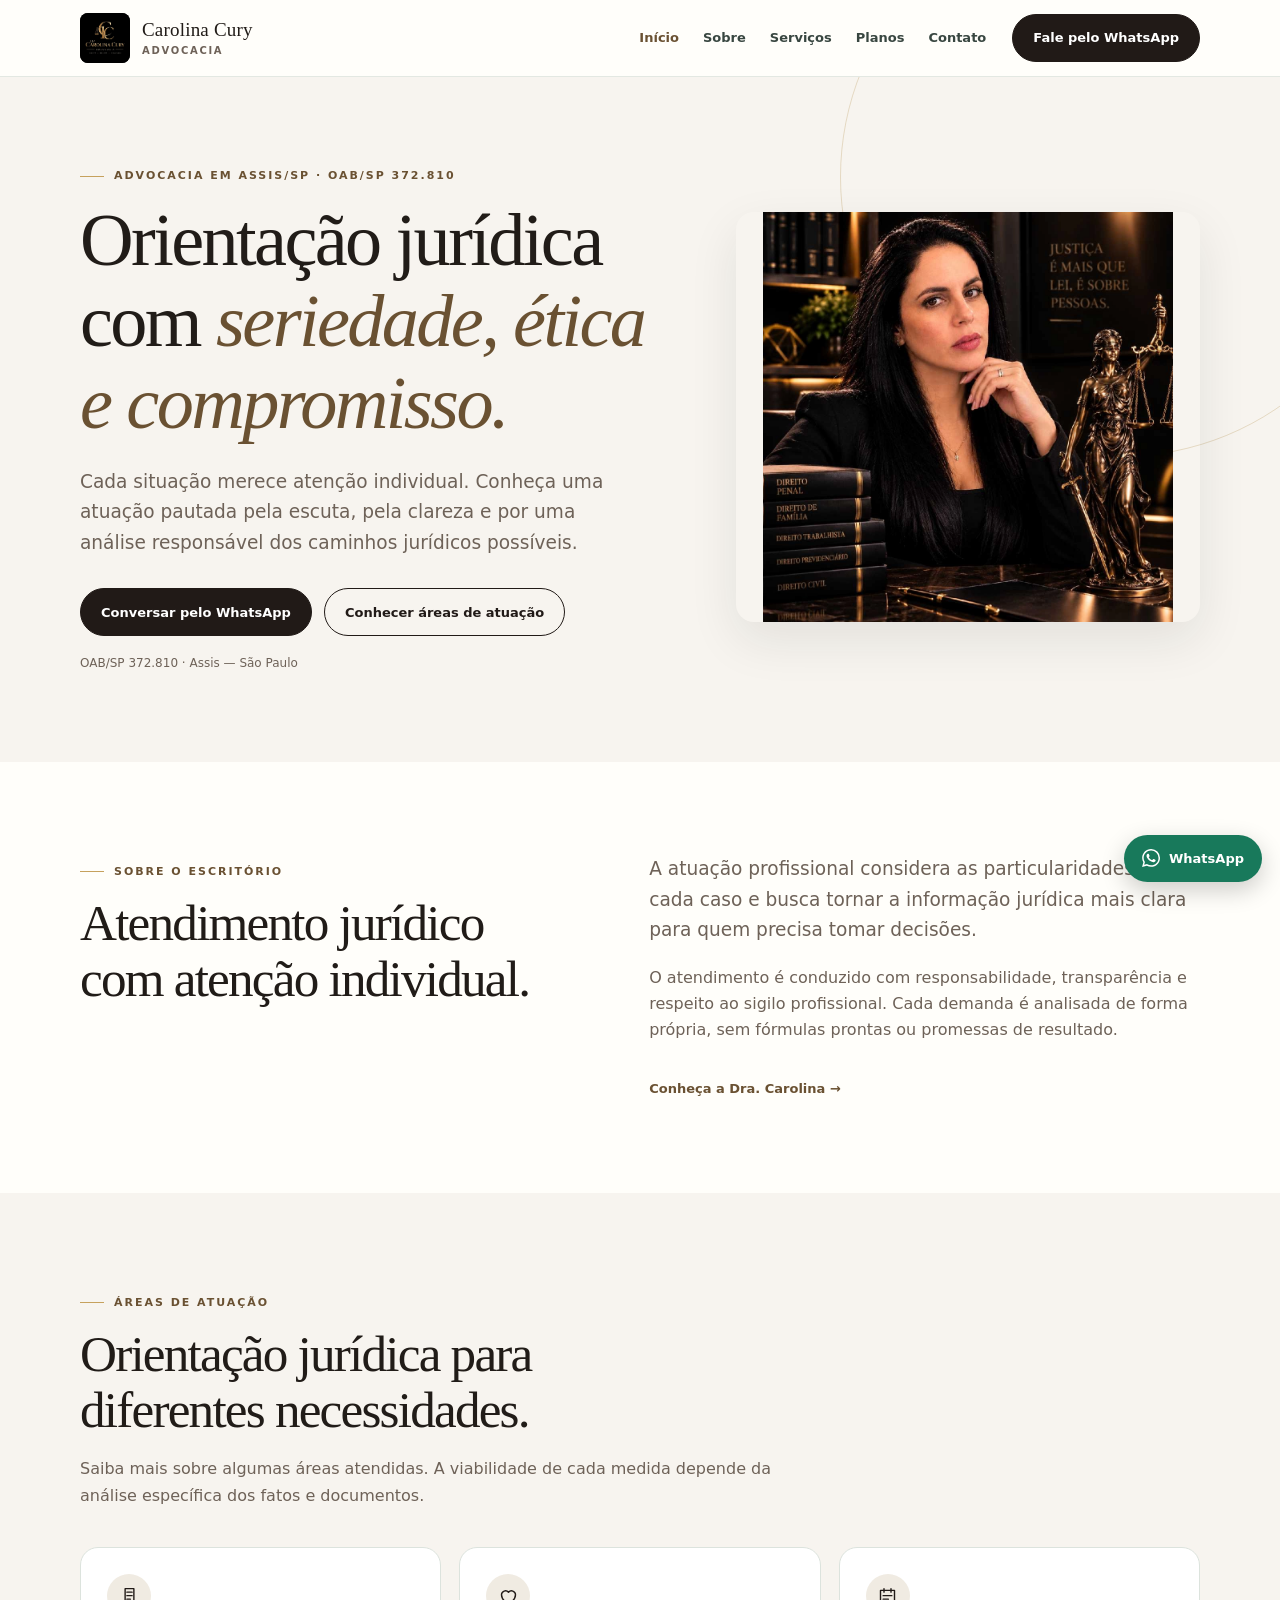
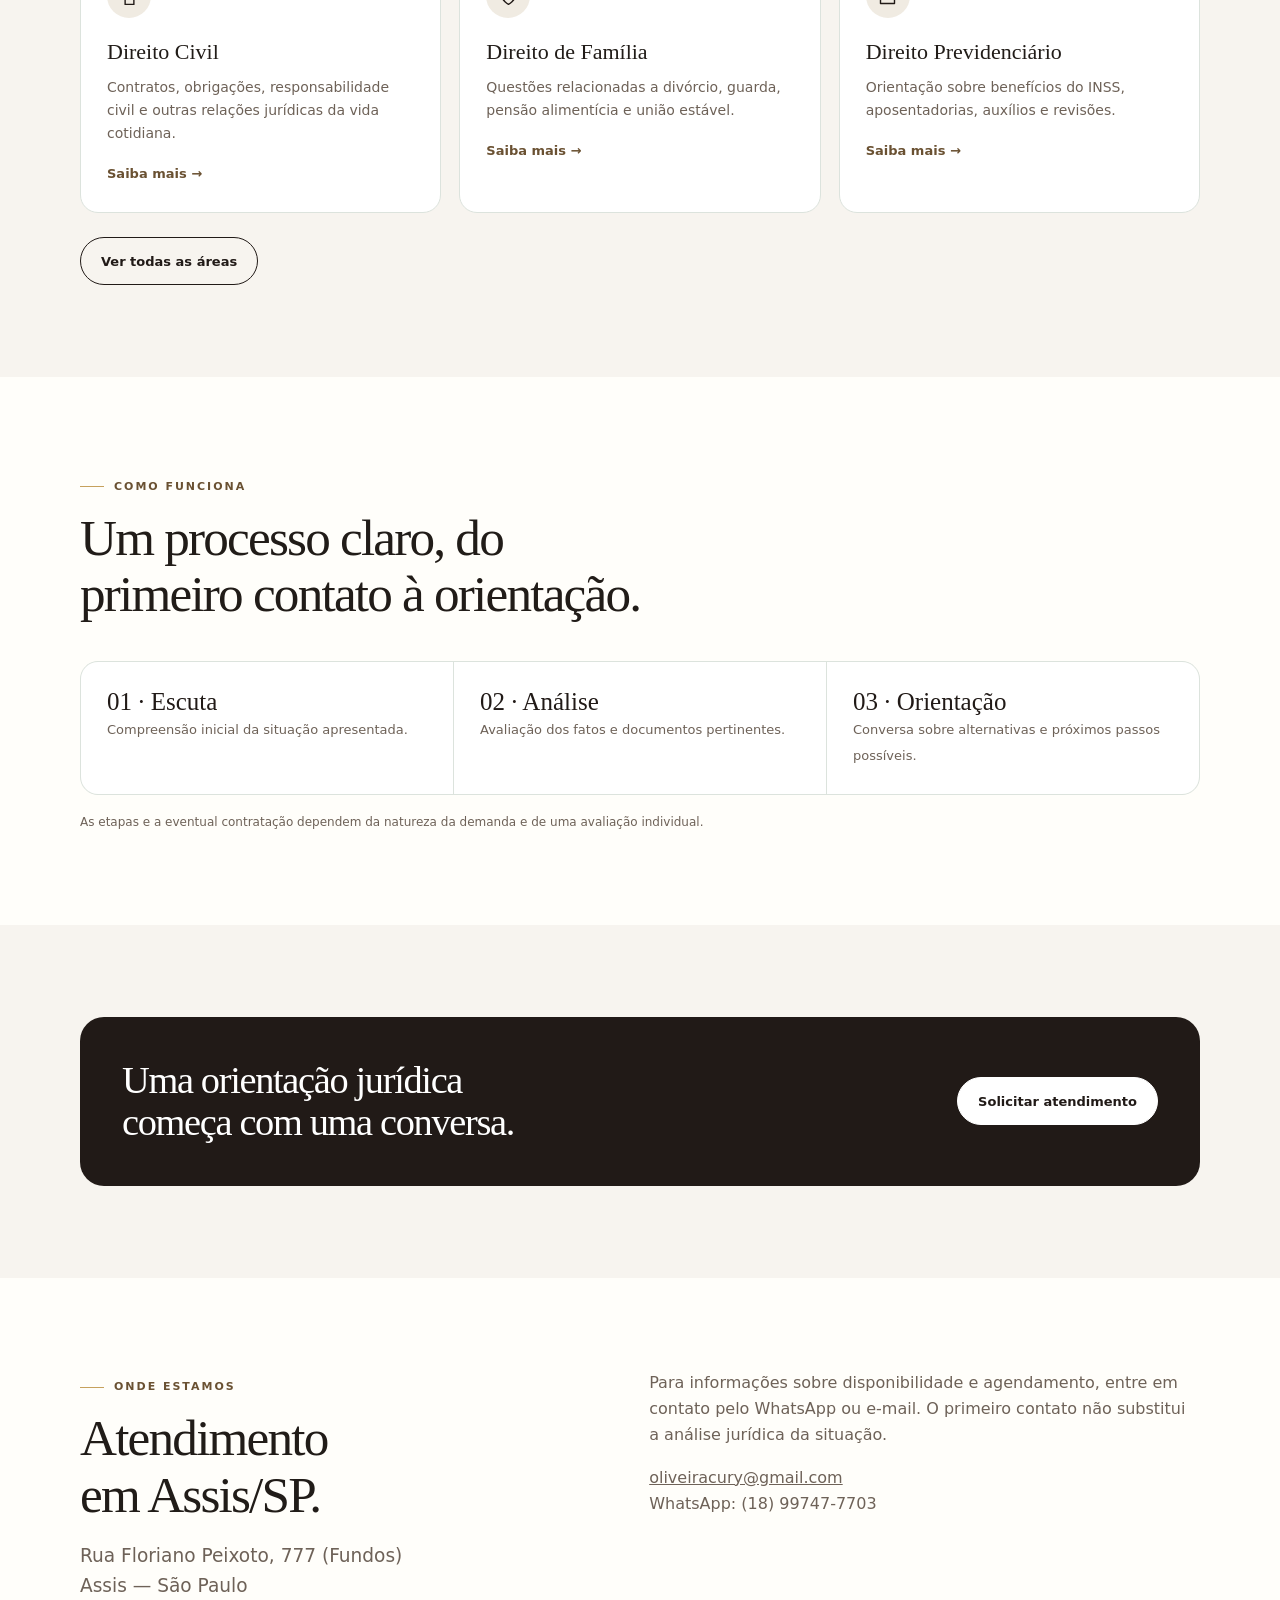
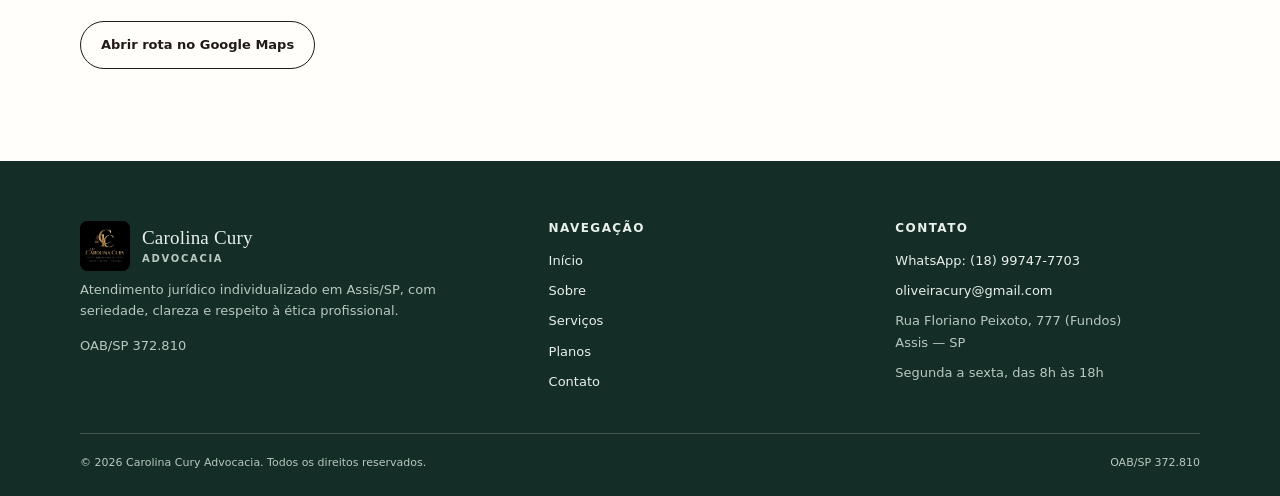
<file: index.html>
<!doctype html>
<html lang="pt-BR">
<head>
  <meta charset="utf-8"><meta name="viewport" content="width=device-width, initial-scale=1">
  <meta name="description" content="Advocacia em Assis/SP. Orientação jurídica individualizada em Direito Civil, Família, Previdenciário e Criminal com a Dra. Carolina Cury, OAB/SP 372.810."><meta name="theme-color" content="#173f36">
  <title>Início | Carolina Cury Advocacia — Assis/SP</title>
  <link rel="stylesheet" href="style.css">
</head>
<body>
<a class="skip-link" href="#conteudo">Pular para o conteúdo</a>
<header class="site-header">
  <div class="container header-inner">
    <a class="brand" href="index.html" aria-label="Carolina Cury Advocacia, página inicial">
      <img class="brand-logo" src="assets/carolina-cury-logo.webp" alt="" width="50" height="50" loading="lazy"><span class="brand-copy"><strong>Carolina Cury</strong><small>Advocacia</small></span>
    </a>
    <button class="menu-toggle" type="button" aria-label="Abrir menu" aria-expanded="false" aria-controls="menu-principal">
      <svg width="21" height="21" viewBox="0 0 24 24" fill="none" stroke="currentColor" stroke-width="1.8" stroke-linecap="round" aria-hidden="true"><path d="M4 7h16M4 12h16M4 17h16"/></svg>
    </button>
    <div class="nav-wrap"><nav class="site-nav" id="menu-principal" aria-label="Navegação principal">        <a href="index.html" aria-current="page">Início</a>
        <a href="sobre.html">Sobre</a>
        <a href="servicos.html">Serviços</a>
        <a href="planos.html">Planos</a>
        <a href="contato.html">Contato</a></nav>
      <a class="btn nav-cta" href="https://wa.me/5518997477703?text=Ol%C3%A1%2C%20Dra.%20Carolina!%20Gostaria%20de%20informa%C3%A7%C3%B5es%20sobre%20atendimento%20jur%C3%ADdico." target="_blank" rel="noopener noreferrer">Fale pelo WhatsApp</a>
    </div>
  </div>
</header>
<main id="conteudo"><section class="hero"><div class="container hero-grid"><div class="hero-copy"><p class="eyebrow">Advocacia em Assis/SP · OAB/SP 372.810</p><h1>Orientação jurídica com <em>seriedade, ética e compromisso.</em></h1><p class="lead">Cada situação merece atenção individual. Conheça uma atuação pautada pela escuta, pela clareza e por uma análise responsável dos caminhos jurídicos possíveis.</p><div class="hero-actions"><a class="btn" href="https://wa.me/5518997477703?text=Ol%C3%A1%2C%20Dra.%20Carolina!%20Gostaria%20de%20informa%C3%A7%C3%B5es%20sobre%20atendimento%20jur%C3%ADdico." target="_blank" rel="noopener noreferrer">Conversar pelo WhatsApp</a><a class="btn btn-outline" href="servicos.html">Conhecer áreas de atuação</a></div><p class="hero-note">OAB/SP 372.810 · Assis — São Paulo</p></div><div class="hero-art"><img class="hero-banner" src="assets/carolina-cury-banner.webp" alt="Dra. Carolina Cury em seu escritório; arte institucional com a mensagem Direito com propósito" width="1024" height="682" fetchpriority="high"></div></div></section>
<section class="section"><div class="container split"><div><p class="eyebrow">Sobre o escritório</p><h2>Atendimento jurídico com atenção individual.</h2></div><div class="prose"><p class="lead">A atuação profissional considera as particularidades de cada caso e busca tornar a informação jurídica mais clara para quem precisa tomar decisões.</p><p>O atendimento é conduzido com responsabilidade, transparência e respeito ao sigilo profissional. Cada demanda é analisada de forma própria, sem fórmulas prontas ou promessas de resultado.</p><a class="text-link" href="sobre.html">Conheça a Dra. Carolina →</a></div></div></section>
<section class="section section-soft"><div class="container"><div class="section-head"><p class="eyebrow">Áreas de atuação</p><h2>Orientação jurídica para diferentes necessidades.</h2><p>Saiba mais sobre algumas áreas atendidas. A viabilidade de cada medida depende da análise específica dos fatos e documentos.</p></div><div class="card-grid">
<div class="card"><span class="card-icon" aria-hidden="true"><svg viewBox="0 0 24 24"><path d="M7 3h10v18H7zM9 7h6M9 11h6M9 15h4"/></svg></span><h3>Direito Civil</h3><p>Contratos, obrigações, responsabilidade civil e outras relações jurídicas da vida cotidiana.</p><a class="text-link" href="servicos.html#civil">Saiba mais →</a></div>
<div class="card"><span class="card-icon" aria-hidden="true"><svg viewBox="0 0 24 24"><path d="M12 21s-8-4.5-8-11a4.5 4.5 0 0 1 8-2.8A4.5 4.5 0 0 1 20 10c0 6.5-8 11-8 11Z"/></svg></span><h3>Direito de Família</h3><p>Questões relacionadas a divórcio, guarda, pensão alimentícia e união estável.</p><a class="text-link" href="servicos.html#familia">Saiba mais →</a></div>
<div class="card"><span class="card-icon" aria-hidden="true"><svg viewBox="0 0 24 24"><path d="M4 5h16v15H4zM8 3v4m8-4v4M7 11h10M7 15h6"/></svg></span><h3>Direito Previdenciário</h3><p>Orientação sobre benefícios do INSS, aposentadorias, auxílios e revisões.</p><a class="text-link" href="servicos.html#previdenciario">Saiba mais →</a></div>
</div><div style="margin-top:24px"><a class="btn btn-outline" href="servicos.html">Ver todas as áreas</a></div></div></section>
<section class="section"><div class="container"><div class="section-head"><p class="eyebrow">Como funciona</p><h2>Um processo claro, do primeiro contato à orientação.</h2></div><div class="stat-strip"><div class="stat"><strong>01 · Escuta</strong><span>Compreensão inicial da situação apresentada.</span></div><div class="stat"><strong>02 · Análise</strong><span>Avaliação dos fatos e documentos pertinentes.</span></div><div class="stat"><strong>03 · Orientação</strong><span>Conversa sobre alternativas e próximos passos possíveis.</span></div></div><p class="hero-note">As etapas e a eventual contratação dependem da natureza da demanda e de uma avaliação individual.</p></div></section>
<section class="section section-soft"><div class="container cta-band"><h2>Uma orientação jurídica começa com uma conversa.</h2><a class="btn btn-light" href="https://wa.me/5518997477703?text=Ol%C3%A1%2C%20Dra.%20Carolina!%20Gostaria%20de%20informa%C3%A7%C3%B5es%20sobre%20atendimento%20jur%C3%ADdico." target="_blank" rel="noopener noreferrer">Solicitar atendimento</a></div></section>
<section class="section"><div class="container split"><div><p class="eyebrow">Onde estamos</p><h2>Atendimento em Assis/SP.</h2><p class="lead">Rua Floriano Peixoto, 777 (Fundos)<br>Assis — São Paulo</p><a class="btn btn-outline" href="https://www.google.com/maps/dir/?api=1&destination=Rua%20Floriano%20Peixoto%2C%20777%2C%20Assis%20-%20SP" target="_blank" rel="noopener noreferrer">Abrir rota no Google Maps</a></div><div class="prose"><p>Para informações sobre disponibilidade e agendamento, entre em contato pelo WhatsApp ou e-mail. O primeiro contato não substitui a análise jurídica da situação.</p><p><a href="mailto:oliveiracury@gmail.com">oliveiracury@gmail.com</a><br>WhatsApp: (18) 99747-7703</p></div></div></section></main>
<footer class="site-footer">
  <div class="container">
    <div class="footer-grid">
      <div><a class="brand" href="index.html"><img class="brand-logo" src="assets/carolina-cury-logo.webp" alt="" width="50" height="50" loading="lazy"><span class="brand-copy"><strong>Carolina Cury</strong><small>Advocacia</small></span></a>
        <p>Atendimento jurídico individualizado em Assis/SP, com seriedade, clareza e respeito à ética profissional.</p><p>OAB/SP 372.810</p></div>
      <div><h2>Navegação</h2><ul class="footer-links"><li><a href="index.html">Início</a></li><li><a href="sobre.html">Sobre</a></li><li><a href="servicos.html">Serviços</a></li><li><a href="planos.html">Planos</a></li><li><a href="contato.html">Contato</a></li></ul></div>
      <div><h2>Contato</h2><ul class="footer-links"><li><a href="https://wa.me/5518997477703?text=Ol%C3%A1%2C%20Dra.%20Carolina!%20Gostaria%20de%20informa%C3%A7%C3%B5es%20sobre%20atendimento%20jur%C3%ADdico." target="_blank" rel="noopener noreferrer">WhatsApp: (18) 99747-7703</a></li><li><a href="mailto:oliveiracury@gmail.com">oliveiracury@gmail.com</a></li><li>Rua Floriano Peixoto, 777 (Fundos)<br>Assis — SP</li><li>Segunda a sexta, das 8h às 18h</li></ul></div>
    </div><div class="footer-bottom"><span>© <span data-year>2026</span> Carolina Cury Advocacia. Todos os direitos reservados.</span><span>OAB/SP 372.810</span></div>
  </div>
</footer>
<a class="float-contact" href="https://wa.me/5518997477703?text=Ol%C3%A1%2C%20Dra.%20Carolina!%20Gostaria%20de%20informa%C3%A7%C3%B5es%20sobre%20atendimento%20jur%C3%ADdico." target="_blank" rel="noopener noreferrer" aria-label="Conversar com Dra. Carolina pelo WhatsApp"><svg viewBox="0 0 24 24" aria-hidden="true"><path d="M20.52 3.48A11.82 11.82 0 0 0 12.1 0C5.55 0 .22 5.33.22 11.88c0 2.09.55 4.13 1.6 5.93L.12 24l6.35-1.67a11.88 11.88 0 0 0 5.63 1.43h.01c6.55 0 11.88-5.33 11.89-11.88a11.8 11.8 0 0 0-3.48-8.4ZM12.11 21.75a9.9 9.9 0 0 1-5.05-1.39l-.36-.21-3.77.99 1.01-3.68-.24-.38a9.85 9.85 0 0 1-1.51-5.2c0-5.47 4.45-9.92 9.93-9.92a9.86 9.86 0 0 1 7.02 2.91 9.86 9.86 0 0 1 2.9 7.02c0 5.48-4.46 9.93-9.93 9.93Zm5.45-7.44c-.3-.15-1.77-.87-2.04-.97-.27-.1-.47-.15-.67.15-.2.3-.77.97-.95 1.17-.17.2-.35.22-.65.07-.3-.15-1.26-.46-2.4-1.47-.89-.79-1.49-1.77-1.67-2.07-.17-.3-.02-.46.13-.61.13-.13.3-.35.45-.52.15-.18.2-.3.3-.5.1-.2.05-.37-.02-.52-.08-.15-.67-1.62-.92-2.22-.24-.58-.49-.5-.67-.51h-.57c-.2 0-.52.07-.8.37-.27.3-1.04 1.02-1.04 2.49s1.07 2.89 1.22 3.09c.15.2 2.1 3.2 5.08 4.49.71.31 1.27.5 1.7.64.71.22 1.36.19 1.87.12.57-.09 1.77-.72 2.02-1.42.25-.7.25-1.3.17-1.42-.07-.13-.27-.2-.57-.35Z"/></svg><span>WhatsApp</span></a>
<script>const menuButton=document.querySelector('.menu-toggle');const menu=document.querySelector('.site-nav');if(menuButton&&menu){menuButton.addEventListener('click',()=>{const open=menuButton.getAttribute('aria-expanded')==='true';menuButton.setAttribute('aria-expanded',String(!open));menuButton.setAttribute('aria-label',open?'Abrir menu':'Fechar menu');menu.classList.toggle('is-open',!open)});menu.addEventListener('click',e=>{if(e.target.closest('a')){menu.classList.remove('is-open');menuButton.setAttribute('aria-expanded','false');menuButton.setAttribute('aria-label','Abrir menu')}})}document.querySelectorAll('[data-year]').forEach(el=>el.textContent=new Date().getFullYear());</script>
</body>
</html>
</file>
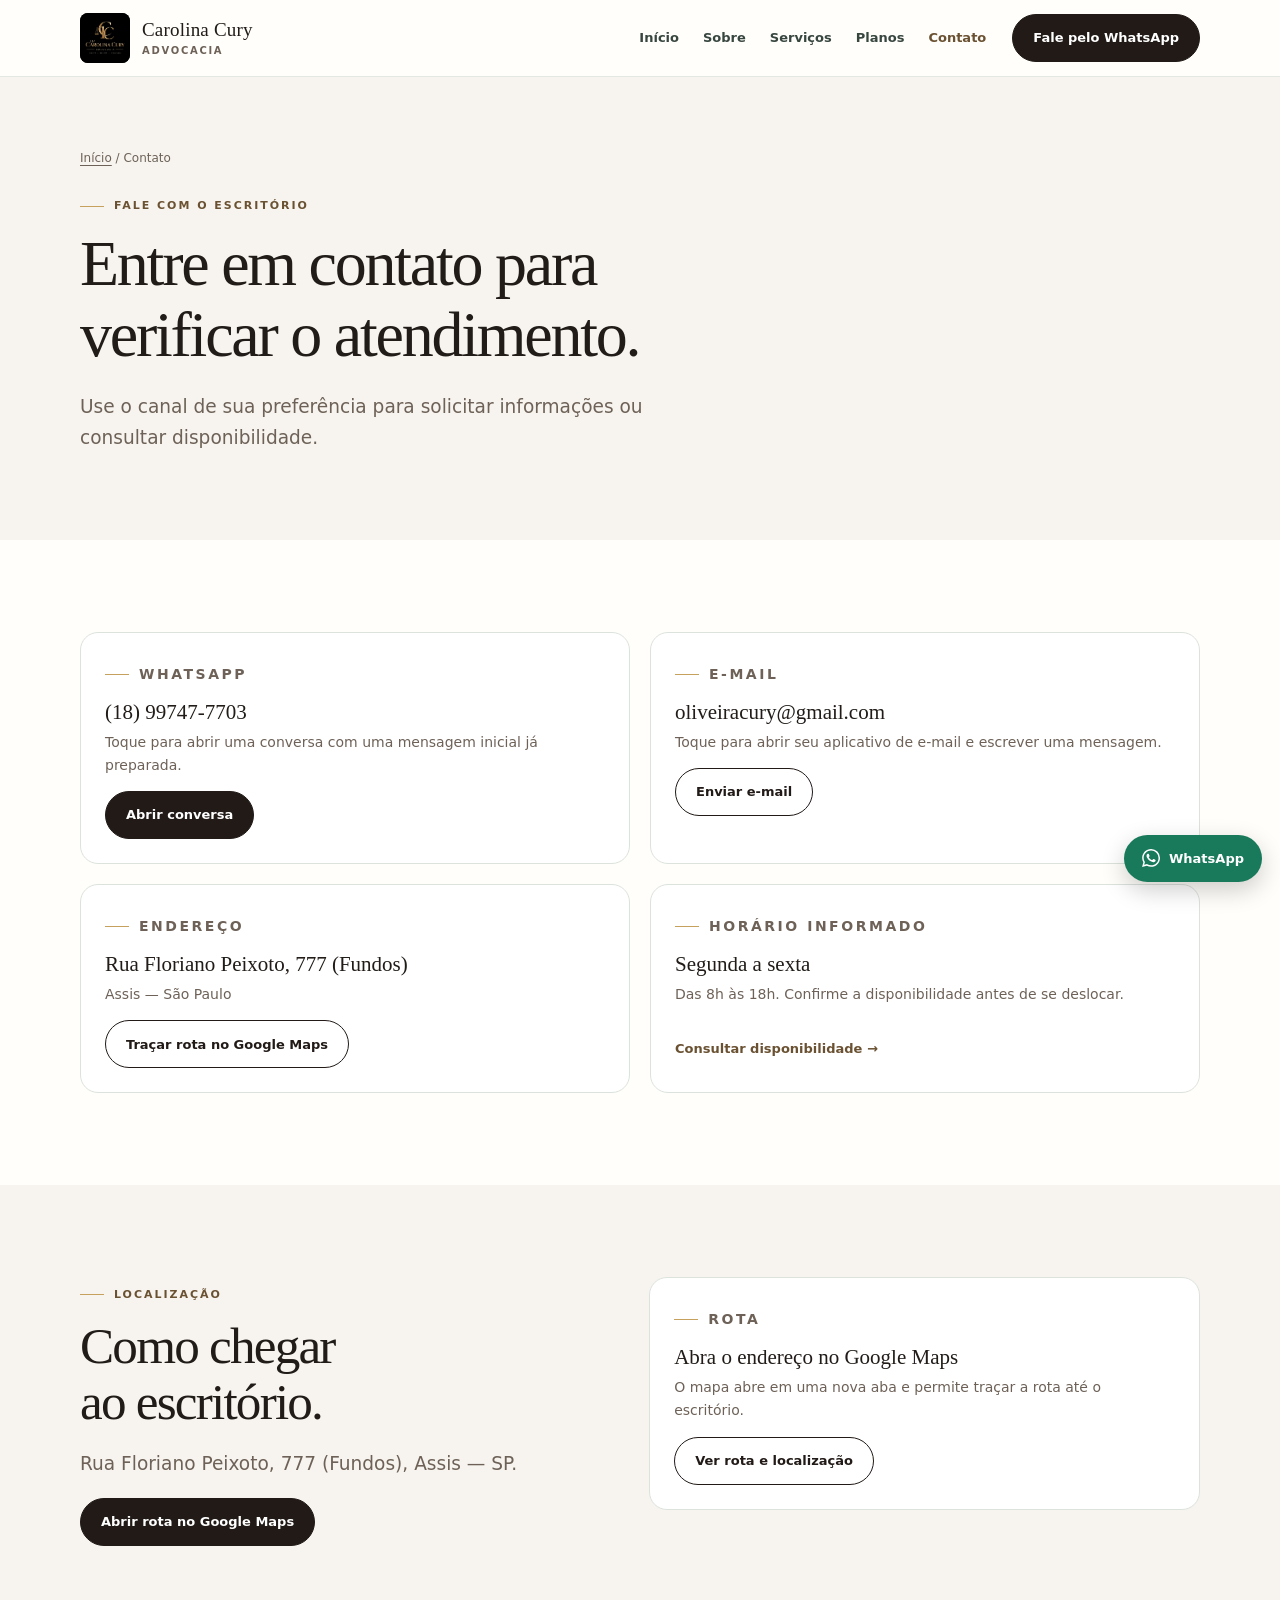
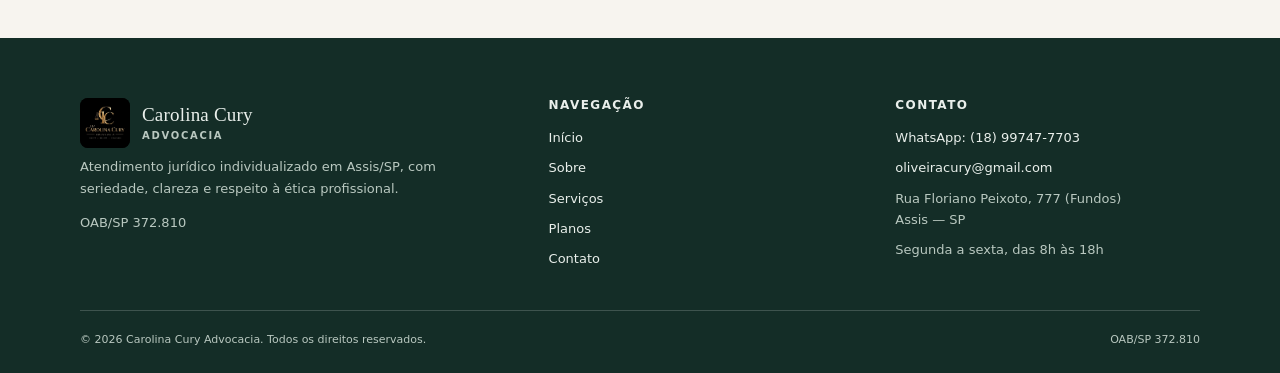
<file: contato.html>
<!doctype html>
<html lang="pt-BR">
<head>
  <meta charset="utf-8"><meta name="viewport" content="width=device-width, initial-scale=1">
  <meta name="description" content="Fale com a Dra. Carolina Cury, advogada em Assis/SP. WhatsApp (18) 99747-7703, e-mail e endereço com rota no Google Maps."><meta name="theme-color" content="#173f36">
  <title>Contato | Carolina Cury Advocacia — Assis/SP</title>
  <link rel="stylesheet" href="style.css">
</head>
<body>
<a class="skip-link" href="#conteudo">Pular para o conteúdo</a>
<header class="site-header">
  <div class="container header-inner">
    <a class="brand" href="index.html" aria-label="Carolina Cury Advocacia, página inicial">
      <img class="brand-logo" src="assets/carolina-cury-logo.webp" alt="" width="50" height="50" loading="lazy"><span class="brand-copy"><strong>Carolina Cury</strong><small>Advocacia</small></span>
    </a>
    <button class="menu-toggle" type="button" aria-label="Abrir menu" aria-expanded="false" aria-controls="menu-principal">
      <svg width="21" height="21" viewBox="0 0 24 24" fill="none" stroke="currentColor" stroke-width="1.8" stroke-linecap="round" aria-hidden="true"><path d="M4 7h16M4 12h16M4 17h16"/></svg>
    </button>
    <div class="nav-wrap"><nav class="site-nav" id="menu-principal" aria-label="Navegação principal">        <a href="index.html">Início</a>
        <a href="sobre.html">Sobre</a>
        <a href="servicos.html">Serviços</a>
        <a href="planos.html">Planos</a>
        <a href="contato.html" aria-current="page">Contato</a></nav>
      <a class="btn nav-cta" href="https://wa.me/5518997477703?text=Ol%C3%A1%2C%20Dra.%20Carolina!%20Gostaria%20de%20informa%C3%A7%C3%B5es%20sobre%20atendimento%20jur%C3%ADdico." target="_blank" rel="noopener noreferrer">Fale pelo WhatsApp</a>
    </div>
  </div>
</header>
<main id="conteudo"><section class="page-hero"><div class="container"><p class="breadcrumb"><a href="index.html">Início</a> / Contato</p><p class="eyebrow">Fale com o escritório</p><h1>Entre em contato para verificar o atendimento.</h1><p class="lead">Use o canal de sua preferência para solicitar informações ou consultar disponibilidade.</p></div></section>
<section class="section"><div class="container"><div class="contact-grid">
<div class="contact-item"><p class="eyebrow">WhatsApp</p><strong>(18) 99747-7703</strong><p>Toque para abrir uma conversa com uma mensagem inicial já preparada.</p><a class="btn" href="https://wa.me/5518997477703?text=Ol%C3%A1%2C%20Dra.%20Carolina!%20Gostaria%20de%20informa%C3%A7%C3%B5es%20sobre%20atendimento%20jur%C3%ADdico." target="_blank" rel="noopener noreferrer">Abrir conversa</a></div>
<div class="contact-item"><p class="eyebrow">E-mail</p><strong>oliveiracury@gmail.com</strong><p>Toque para abrir seu aplicativo de e-mail e escrever uma mensagem.</p><a class="btn btn-outline" href="mailto:oliveiracury@gmail.com">Enviar e-mail</a></div>
<div class="contact-item"><p class="eyebrow">Endereço</p><strong>Rua Floriano Peixoto, 777 (Fundos)</strong><p>Assis — São Paulo</p><a class="btn btn-outline" href="https://www.google.com/maps/dir/?api=1&destination=Rua%20Floriano%20Peixoto%2C%20777%2C%20Assis%20-%20SP" target="_blank" rel="noopener noreferrer">Traçar rota no Google Maps</a></div>
<div class="contact-item"><p class="eyebrow">Horário informado</p><strong>Segunda a sexta</strong><p>Das 8h às 18h. Confirme a disponibilidade antes de se deslocar.</p><a class="text-link" href="https://wa.me/5518997477703?text=Ol%C3%A1%2C%20Dra.%20Carolina!%20Gostaria%20de%20informa%C3%A7%C3%B5es%20sobre%20atendimento%20jur%C3%ADdico." target="_blank" rel="noopener noreferrer">Consultar disponibilidade →</a></div>
</div></div></section>
<section class="section section-soft"><div class="container split"><div><p class="eyebrow">Localização</p><h2>Como chegar ao escritório.</h2><p class="lead">Rua Floriano Peixoto, 777 (Fundos), Assis — SP.</p><a class="btn" href="https://www.google.com/maps/dir/?api=1&destination=Rua%20Floriano%20Peixoto%2C%20777%2C%20Assis%20-%20SP" target="_blank" rel="noopener noreferrer">Abrir rota no Google Maps</a></div><div class="contact-item"><p class="eyebrow">Rota</p><strong>Abra o endereço no Google Maps</strong><p>O mapa abre em uma nova aba e permite traçar a rota até o escritório.</p><a class="btn btn-outline" href="https://www.google.com/maps/dir/?api=1&amp;destination=Rua%20Floriano%20Peixoto%2C%20777%2C%20Assis%20-%20SP" target="_blank" rel="noopener noreferrer">Ver rota e localização</a></div></div></section></main>
<footer class="site-footer">
  <div class="container">
    <div class="footer-grid">
      <div><a class="brand" href="index.html"><img class="brand-logo" src="assets/carolina-cury-logo.webp" alt="" width="50" height="50" loading="lazy"><span class="brand-copy"><strong>Carolina Cury</strong><small>Advocacia</small></span></a>
        <p>Atendimento jurídico individualizado em Assis/SP, com seriedade, clareza e respeito à ética profissional.</p><p>OAB/SP 372.810</p></div>
      <div><h2>Navegação</h2><ul class="footer-links"><li><a href="index.html">Início</a></li><li><a href="sobre.html">Sobre</a></li><li><a href="servicos.html">Serviços</a></li><li><a href="planos.html">Planos</a></li><li><a href="contato.html">Contato</a></li></ul></div>
      <div><h2>Contato</h2><ul class="footer-links"><li><a href="https://wa.me/5518997477703?text=Ol%C3%A1%2C%20Dra.%20Carolina!%20Gostaria%20de%20informa%C3%A7%C3%B5es%20sobre%20atendimento%20jur%C3%ADdico." target="_blank" rel="noopener noreferrer">WhatsApp: (18) 99747-7703</a></li><li><a href="mailto:oliveiracury@gmail.com">oliveiracury@gmail.com</a></li><li>Rua Floriano Peixoto, 777 (Fundos)<br>Assis — SP</li><li>Segunda a sexta, das 8h às 18h</li></ul></div>
    </div><div class="footer-bottom"><span>© <span data-year>2026</span> Carolina Cury Advocacia. Todos os direitos reservados.</span><span>OAB/SP 372.810</span></div>
  </div>
</footer>
<a class="float-contact" href="https://wa.me/5518997477703?text=Ol%C3%A1%2C%20Dra.%20Carolina!%20Gostaria%20de%20informa%C3%A7%C3%B5es%20sobre%20atendimento%20jur%C3%ADdico." target="_blank" rel="noopener noreferrer" aria-label="Conversar com Dra. Carolina pelo WhatsApp"><svg viewBox="0 0 24 24" aria-hidden="true"><path d="M20.52 3.48A11.82 11.82 0 0 0 12.1 0C5.55 0 .22 5.33.22 11.88c0 2.09.55 4.13 1.6 5.93L.12 24l6.35-1.67a11.88 11.88 0 0 0 5.63 1.43h.01c6.55 0 11.88-5.33 11.89-11.88a11.8 11.8 0 0 0-3.48-8.4ZM12.11 21.75a9.9 9.9 0 0 1-5.05-1.39l-.36-.21-3.77.99 1.01-3.68-.24-.38a9.85 9.85 0 0 1-1.51-5.2c0-5.47 4.45-9.92 9.93-9.92a9.86 9.86 0 0 1 7.02 2.91 9.86 9.86 0 0 1 2.9 7.02c0 5.48-4.46 9.93-9.93 9.93Zm5.45-7.44c-.3-.15-1.77-.87-2.04-.97-.27-.1-.47-.15-.67.15-.2.3-.77.97-.95 1.17-.17.2-.35.22-.65.07-.3-.15-1.26-.46-2.4-1.47-.89-.79-1.49-1.77-1.67-2.07-.17-.3-.02-.46.13-.61.13-.13.3-.35.45-.52.15-.18.2-.3.3-.5.1-.2.05-.37-.02-.52-.08-.15-.67-1.62-.92-2.22-.24-.58-.49-.5-.67-.51h-.57c-.2 0-.52.07-.8.37-.27.3-1.04 1.02-1.04 2.49s1.07 2.89 1.22 3.09c.15.2 2.1 3.2 5.08 4.49.71.31 1.27.5 1.7.64.71.22 1.36.19 1.87.12.57-.09 1.77-.72 2.02-1.42.25-.7.25-1.3.17-1.42-.07-.13-.27-.2-.57-.35Z"/></svg><span>WhatsApp</span></a>
<script>const menuButton=document.querySelector('.menu-toggle');const menu=document.querySelector('.site-nav');if(menuButton&&menu){menuButton.addEventListener('click',()=>{const open=menuButton.getAttribute('aria-expanded')==='true';menuButton.setAttribute('aria-expanded',String(!open));menuButton.setAttribute('aria-label',open?'Abrir menu':'Fechar menu');menu.classList.toggle('is-open',!open)});menu.addEventListener('click',e=>{if(e.target.closest('a')){menu.classList.remove('is-open');menuButton.setAttribute('aria-expanded','false');menuButton.setAttribute('aria-label','Abrir menu')}})}document.querySelectorAll('[data-year]').forEach(el=>el.textContent=new Date().getFullYear());</script>
</body>
</html>
</file>
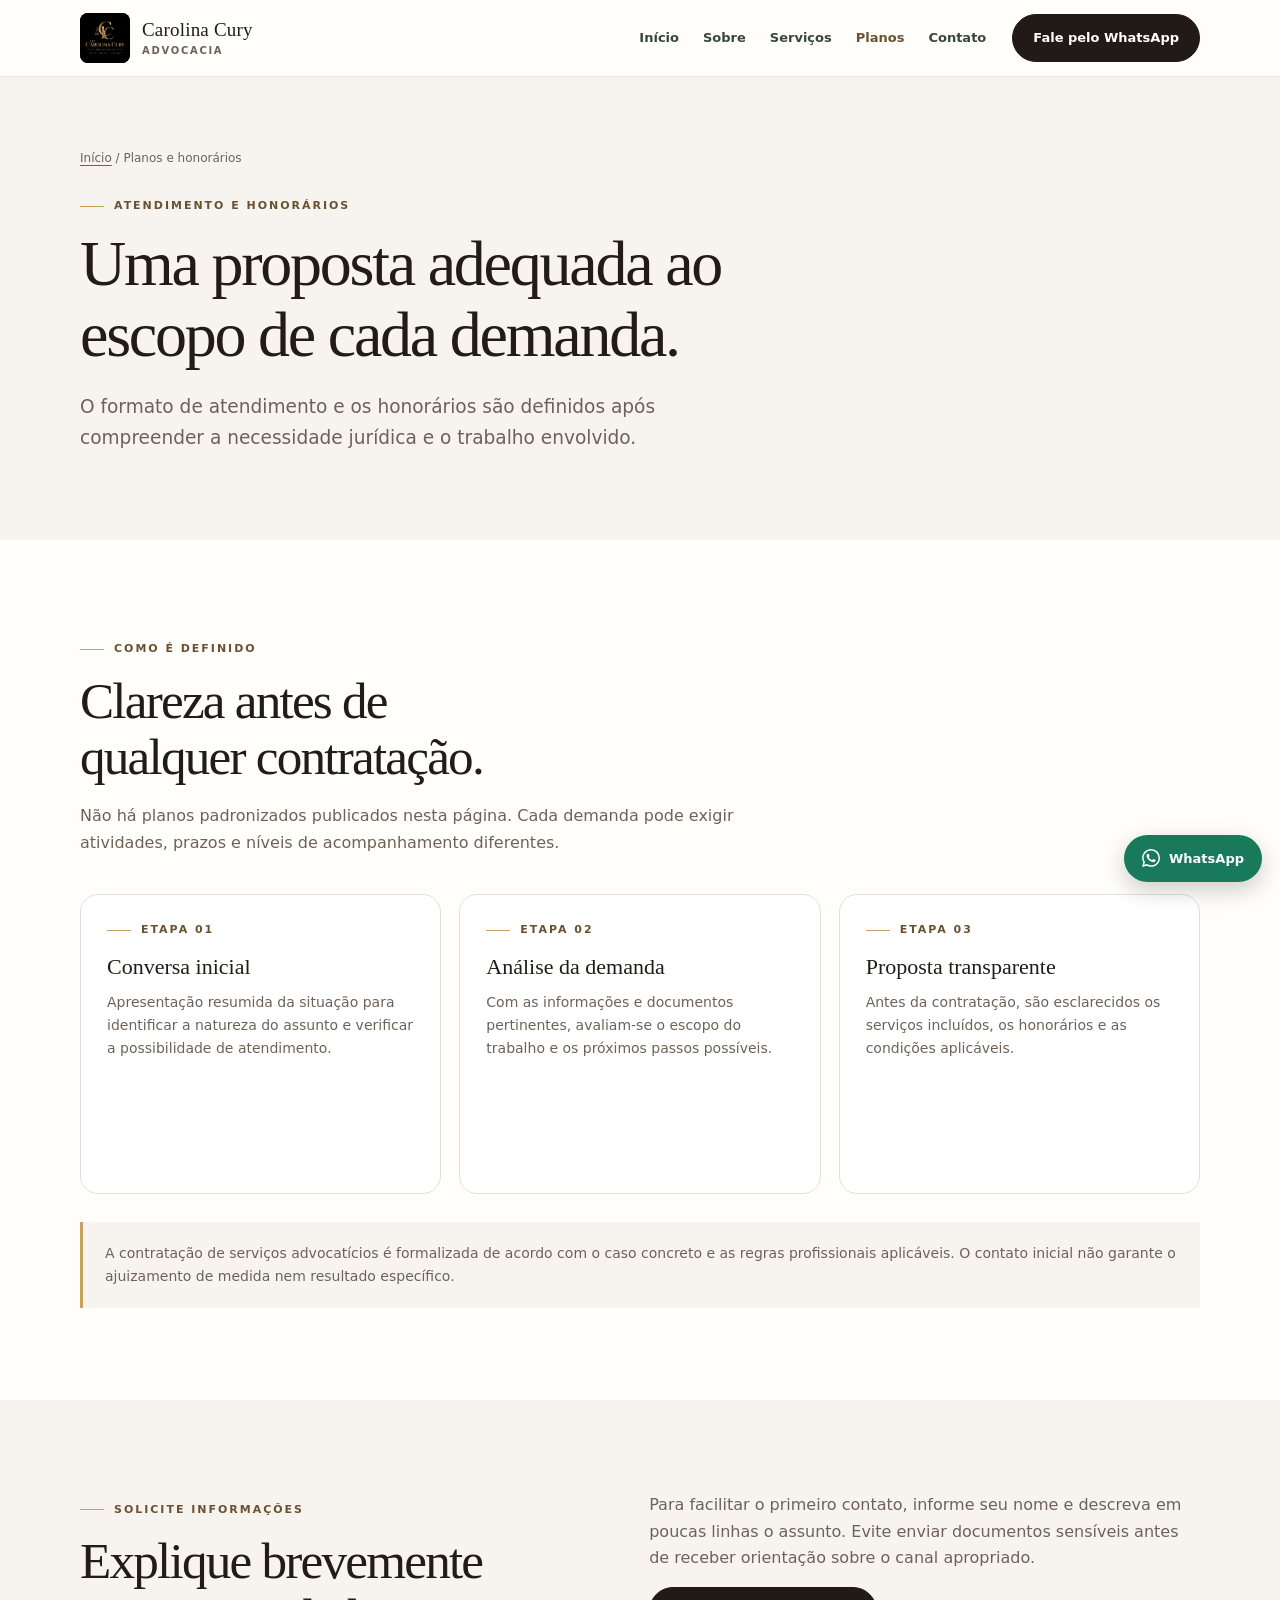
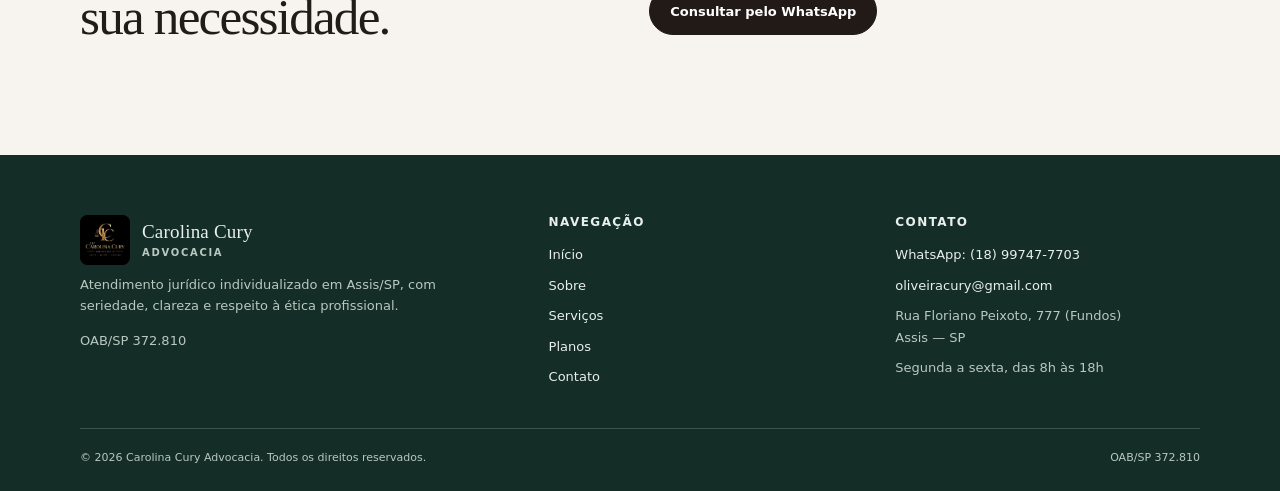
<file: planos.html>
<!doctype html>
<html lang="pt-BR">
<head>
  <meta charset="utf-8"><meta name="viewport" content="width=device-width, initial-scale=1">
  <meta name="description" content="Saiba como são definidos o atendimento e os honorários advocatícios da Dra. Carolina Cury em Assis/SP. Proposta transparente conforme o escopo da demanda."><meta name="theme-color" content="#173f36">
  <title>Planos e honorários | Carolina Cury Advocacia — Assis/SP</title>
  <link rel="stylesheet" href="style.css">
</head>
<body>
<a class="skip-link" href="#conteudo">Pular para o conteúdo</a>
<header class="site-header">
  <div class="container header-inner">
    <a class="brand" href="index.html" aria-label="Carolina Cury Advocacia, página inicial">
      <img class="brand-logo" src="assets/carolina-cury-logo.webp" alt="" width="50" height="50" loading="lazy"><span class="brand-copy"><strong>Carolina Cury</strong><small>Advocacia</small></span>
    </a>
    <button class="menu-toggle" type="button" aria-label="Abrir menu" aria-expanded="false" aria-controls="menu-principal">
      <svg width="21" height="21" viewBox="0 0 24 24" fill="none" stroke="currentColor" stroke-width="1.8" stroke-linecap="round" aria-hidden="true"><path d="M4 7h16M4 12h16M4 17h16"/></svg>
    </button>
    <div class="nav-wrap"><nav class="site-nav" id="menu-principal" aria-label="Navegação principal">        <a href="index.html">Início</a>
        <a href="sobre.html">Sobre</a>
        <a href="servicos.html">Serviços</a>
        <a href="planos.html" aria-current="page">Planos</a>
        <a href="contato.html">Contato</a></nav>
      <a class="btn nav-cta" href="https://wa.me/5518997477703?text=Ol%C3%A1%2C%20Dra.%20Carolina!%20Gostaria%20de%20informa%C3%A7%C3%B5es%20sobre%20atendimento%20jur%C3%ADdico." target="_blank" rel="noopener noreferrer">Fale pelo WhatsApp</a>
    </div>
  </div>
</header>
<main id="conteudo"><section class="page-hero"><div class="container"><p class="breadcrumb"><a href="index.html">Início</a> / Planos e honorários</p><p class="eyebrow">Atendimento e honorários</p><h1>Uma proposta adequada ao escopo de cada demanda.</h1><p class="lead">O formato de atendimento e os honorários são definidos após compreender a necessidade jurídica e o trabalho envolvido.</p></div></section>
<section class="section"><div class="container"><div class="section-head"><p class="eyebrow">Como é definido</p><h2>Clareza antes de qualquer contratação.</h2><p>Não há planos padronizados publicados nesta página. Cada demanda pode exigir atividades, prazos e níveis de acompanhamento diferentes.</p></div><div class="card-grid">
<article class="card plan-card"><span class="eyebrow">Etapa 01</span><h3>Conversa inicial</h3><p>Apresentação resumida da situação para identificar a natureza do assunto e verificar a possibilidade de atendimento.</p></article>
<article class="card plan-card"><span class="eyebrow">Etapa 02</span><h3>Análise da demanda</h3><p>Com as informações e documentos pertinentes, avaliam-se o escopo do trabalho e os próximos passos possíveis.</p></article>
<article class="card plan-card"><span class="eyebrow">Etapa 03</span><h3>Proposta transparente</h3><p>Antes da contratação, são esclarecidos os serviços incluídos, os honorários e as condições aplicáveis.</p></article>
</div><div class="notice" style="margin-top:28px">A contratação de serviços advocatícios é formalizada de acordo com o caso concreto e as regras profissionais aplicáveis. O contato inicial não garante o ajuizamento de medida nem resultado específico.</div></div></section>
<section class="section section-soft"><div class="container split"><div><p class="eyebrow">Solicite informações</p><h2>Explique brevemente sua necessidade.</h2></div><div class="prose"><p>Para facilitar o primeiro contato, informe seu nome e descreva em poucas linhas o assunto. Evite enviar documentos sensíveis antes de receber orientação sobre o canal apropriado.</p><a class="btn" href="https://wa.me/5518997477703?text=Ol%C3%A1%2C%20Dra.%20Carolina!%20Gostaria%20de%20informa%C3%A7%C3%B5es%20sobre%20atendimento%20jur%C3%ADdico." target="_blank" rel="noopener noreferrer">Consultar pelo WhatsApp</a></div></div></section></main>
<footer class="site-footer">
  <div class="container">
    <div class="footer-grid">
      <div><a class="brand" href="index.html"><img class="brand-logo" src="assets/carolina-cury-logo.webp" alt="" width="50" height="50" loading="lazy"><span class="brand-copy"><strong>Carolina Cury</strong><small>Advocacia</small></span></a>
        <p>Atendimento jurídico individualizado em Assis/SP, com seriedade, clareza e respeito à ética profissional.</p><p>OAB/SP 372.810</p></div>
      <div><h2>Navegação</h2><ul class="footer-links"><li><a href="index.html">Início</a></li><li><a href="sobre.html">Sobre</a></li><li><a href="servicos.html">Serviços</a></li><li><a href="planos.html">Planos</a></li><li><a href="contato.html">Contato</a></li></ul></div>
      <div><h2>Contato</h2><ul class="footer-links"><li><a href="https://wa.me/5518997477703?text=Ol%C3%A1%2C%20Dra.%20Carolina!%20Gostaria%20de%20informa%C3%A7%C3%B5es%20sobre%20atendimento%20jur%C3%ADdico." target="_blank" rel="noopener noreferrer">WhatsApp: (18) 99747-7703</a></li><li><a href="mailto:oliveiracury@gmail.com">oliveiracury@gmail.com</a></li><li>Rua Floriano Peixoto, 777 (Fundos)<br>Assis — SP</li><li>Segunda a sexta, das 8h às 18h</li></ul></div>
    </div><div class="footer-bottom"><span>© <span data-year>2026</span> Carolina Cury Advocacia. Todos os direitos reservados.</span><span>OAB/SP 372.810</span></div>
  </div>
</footer>
<a class="float-contact" href="https://wa.me/5518997477703?text=Ol%C3%A1%2C%20Dra.%20Carolina!%20Gostaria%20de%20informa%C3%A7%C3%B5es%20sobre%20atendimento%20jur%C3%ADdico." target="_blank" rel="noopener noreferrer" aria-label="Conversar com Dra. Carolina pelo WhatsApp"><svg viewBox="0 0 24 24" aria-hidden="true"><path d="M20.52 3.48A11.82 11.82 0 0 0 12.1 0C5.55 0 .22 5.33.22 11.88c0 2.09.55 4.13 1.6 5.93L.12 24l6.35-1.67a11.88 11.88 0 0 0 5.63 1.43h.01c6.55 0 11.88-5.33 11.89-11.88a11.8 11.8 0 0 0-3.48-8.4ZM12.11 21.75a9.9 9.9 0 0 1-5.05-1.39l-.36-.21-3.77.99 1.01-3.68-.24-.38a9.85 9.85 0 0 1-1.51-5.2c0-5.47 4.45-9.92 9.93-9.92a9.86 9.86 0 0 1 7.02 2.91 9.86 9.86 0 0 1 2.9 7.02c0 5.48-4.46 9.93-9.93 9.93Zm5.45-7.44c-.3-.15-1.77-.87-2.04-.97-.27-.1-.47-.15-.67.15-.2.3-.77.97-.95 1.17-.17.2-.35.22-.65.07-.3-.15-1.26-.46-2.4-1.47-.89-.79-1.49-1.77-1.67-2.07-.17-.3-.02-.46.13-.61.13-.13.3-.35.45-.52.15-.18.2-.3.3-.5.1-.2.05-.37-.02-.52-.08-.15-.67-1.62-.92-2.22-.24-.58-.49-.5-.67-.51h-.57c-.2 0-.52.07-.8.37-.27.3-1.04 1.02-1.04 2.49s1.07 2.89 1.22 3.09c.15.2 2.1 3.2 5.08 4.49.71.31 1.27.5 1.7.64.71.22 1.36.19 1.87.12.57-.09 1.77-.72 2.02-1.42.25-.7.25-1.3.17-1.42-.07-.13-.27-.2-.57-.35Z"/></svg><span>WhatsApp</span></a>
<script>const menuButton=document.querySelector('.menu-toggle');const menu=document.querySelector('.site-nav');if(menuButton&&menu){menuButton.addEventListener('click',()=>{const open=menuButton.getAttribute('aria-expanded')==='true';menuButton.setAttribute('aria-expanded',String(!open));menuButton.setAttribute('aria-label',open?'Abrir menu':'Fechar menu');menu.classList.toggle('is-open',!open)});menu.addEventListener('click',e=>{if(e.target.closest('a')){menu.classList.remove('is-open');menuButton.setAttribute('aria-expanded','false');menuButton.setAttribute('aria-label','Abrir menu')}})}document.querySelectorAll('[data-year]').forEach(el=>el.textContent=new Date().getFullYear());</script>
</body>
</html>
</file>
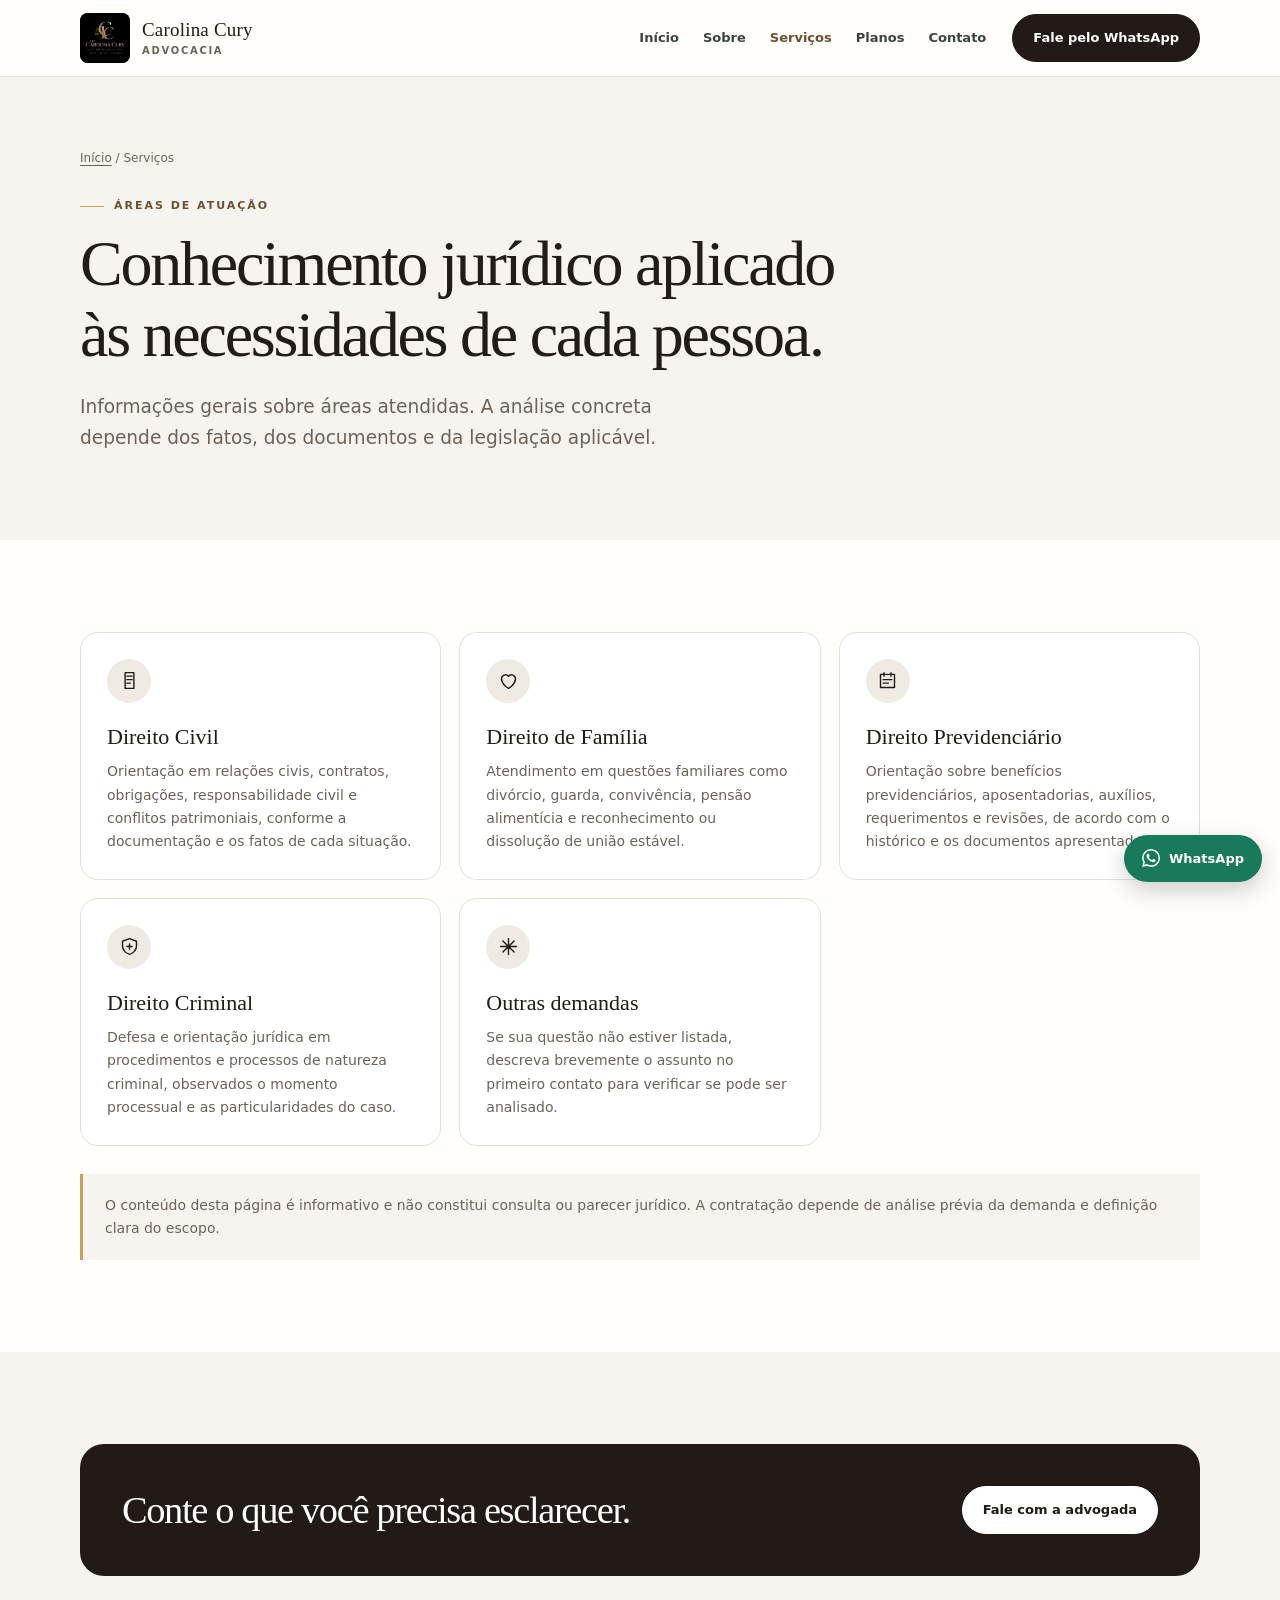
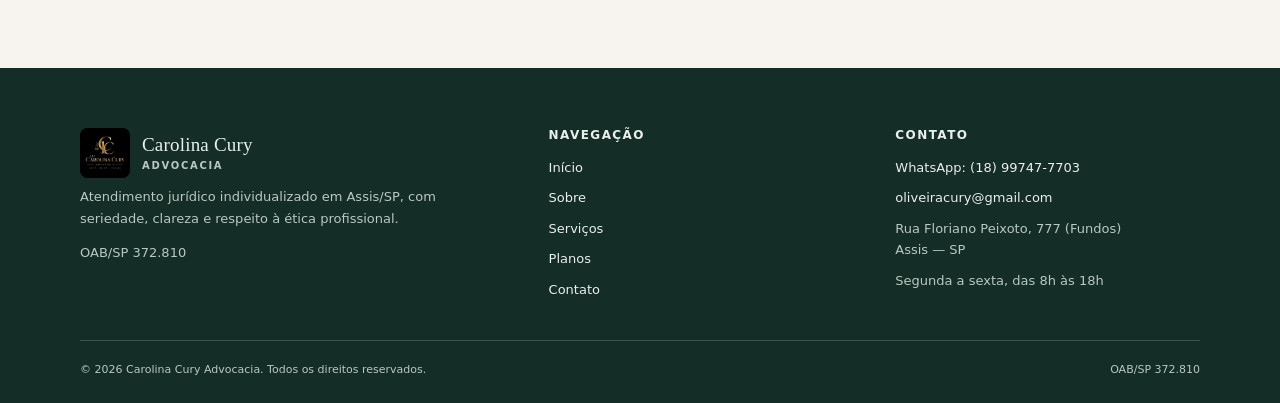
<file: servicos.html>
<!doctype html>
<html lang="pt-BR">
<head>
  <meta charset="utf-8"><meta name="viewport" content="width=device-width, initial-scale=1">
  <meta name="description" content="Conheça as áreas de atuação da Dra. Carolina Cury, advogada em Assis/SP: Direito Civil, Família, Previdenciário e Criminal."><meta name="theme-color" content="#173f36">
  <title>Serviços | Carolina Cury Advocacia — Assis/SP</title>
  <link rel="stylesheet" href="style.css">
</head>
<body>
<a class="skip-link" href="#conteudo">Pular para o conteúdo</a>
<header class="site-header">
  <div class="container header-inner">
    <a class="brand" href="index.html" aria-label="Carolina Cury Advocacia, página inicial">
      <img class="brand-logo" src="assets/carolina-cury-logo.webp" alt="" width="50" height="50" loading="lazy"><span class="brand-copy"><strong>Carolina Cury</strong><small>Advocacia</small></span>
    </a>
    <button class="menu-toggle" type="button" aria-label="Abrir menu" aria-expanded="false" aria-controls="menu-principal">
      <svg width="21" height="21" viewBox="0 0 24 24" fill="none" stroke="currentColor" stroke-width="1.8" stroke-linecap="round" aria-hidden="true"><path d="M4 7h16M4 12h16M4 17h16"/></svg>
    </button>
    <div class="nav-wrap"><nav class="site-nav" id="menu-principal" aria-label="Navegação principal">        <a href="index.html">Início</a>
        <a href="sobre.html">Sobre</a>
        <a href="servicos.html" aria-current="page">Serviços</a>
        <a href="planos.html">Planos</a>
        <a href="contato.html">Contato</a></nav>
      <a class="btn nav-cta" href="https://wa.me/5518997477703?text=Ol%C3%A1%2C%20Dra.%20Carolina!%20Gostaria%20de%20informa%C3%A7%C3%B5es%20sobre%20atendimento%20jur%C3%ADdico." target="_blank" rel="noopener noreferrer">Fale pelo WhatsApp</a>
    </div>
  </div>
</header>
<main id="conteudo"><section class="page-hero"><div class="container"><p class="breadcrumb"><a href="index.html">Início</a> / Serviços</p><p class="eyebrow">Áreas de atuação</p><h1>Conhecimento jurídico aplicado às necessidades de cada pessoa.</h1><p class="lead">Informações gerais sobre áreas atendidas. A análise concreta depende dos fatos, dos documentos e da legislação aplicável.</p></div></section>
<section class="section"><div class="container"><div class="card-grid">
<article class="card" id="civil"><span class="card-icon" aria-hidden="true"><svg viewBox="0 0 24 24"><path d="M7 3h10v18H7zM9 7h6M9 11h6M9 15h4"/></svg></span><h3>Direito Civil</h3><p>Orientação em relações civis, contratos, obrigações, responsabilidade civil e conflitos patrimoniais, conforme a documentação e os fatos de cada situação.</p></article>
<article class="card" id="familia"><span class="card-icon" aria-hidden="true"><svg viewBox="0 0 24 24"><path d="M12 21s-8-4.5-8-11a4.5 4.5 0 0 1 8-2.8A4.5 4.5 0 0 1 20 10c0 6.5-8 11-8 11Z"/></svg></span><h3>Direito de Família</h3><p>Atendimento em questões familiares como divórcio, guarda, convivência, pensão alimentícia e reconhecimento ou dissolução de união estável.</p></article>
<article class="card" id="previdenciario"><span class="card-icon" aria-hidden="true"><svg viewBox="0 0 24 24"><path d="M4 5h16v15H4zM8 3v4m8-4v4M7 11h10M7 15h6"/></svg></span><h3>Direito Previdenciário</h3><p>Orientação sobre benefícios previdenciários, aposentadorias, auxílios, requerimentos e revisões, de acordo com o histórico e os documentos apresentados.</p></article>
<article class="card" id="criminal"><span class="card-icon" aria-hidden="true"><svg viewBox="0 0 24 24"><path d="M12 3 20 6v5c0 5-3.4 8.2-8 10-4.6-1.8-8-5-8-10V6l8-3Z"/><path d="M9 12h6m-3-3v6"/></svg></span><h3>Direito Criminal</h3><p>Defesa e orientação jurídica em procedimentos e processos de natureza criminal, observados o momento processual e as particularidades do caso.</p></article>
<article class="card"><span class="card-icon" aria-hidden="true"><svg viewBox="0 0 24 24"><path d="M12 3v18M3 12h18M5.6 5.6l12.8 12.8m0-12.8L5.6 18.4"/></svg></span><h3>Outras demandas</h3><p>Se sua questão não estiver listada, descreva brevemente o assunto no primeiro contato para verificar se pode ser analisado.</p></article>
</div><div class="notice" style="margin-top:28px">O conteúdo desta página é informativo e não constitui consulta ou parecer jurídico. A contratação depende de análise prévia da demanda e definição clara do escopo.</div></div></section>
<section class="section section-soft"><div class="container cta-band"><h2>Conte o que você precisa esclarecer.</h2><a class="btn btn-light" href="https://wa.me/5518997477703?text=Ol%C3%A1%2C%20Dra.%20Carolina!%20Gostaria%20de%20informa%C3%A7%C3%B5es%20sobre%20atendimento%20jur%C3%ADdico." target="_blank" rel="noopener noreferrer">Fale com a advogada</a></div></section></main>
<footer class="site-footer">
  <div class="container">
    <div class="footer-grid">
      <div><a class="brand" href="index.html"><img class="brand-logo" src="assets/carolina-cury-logo.webp" alt="" width="50" height="50" loading="lazy"><span class="brand-copy"><strong>Carolina Cury</strong><small>Advocacia</small></span></a>
        <p>Atendimento jurídico individualizado em Assis/SP, com seriedade, clareza e respeito à ética profissional.</p><p>OAB/SP 372.810</p></div>
      <div><h2>Navegação</h2><ul class="footer-links"><li><a href="index.html">Início</a></li><li><a href="sobre.html">Sobre</a></li><li><a href="servicos.html">Serviços</a></li><li><a href="planos.html">Planos</a></li><li><a href="contato.html">Contato</a></li></ul></div>
      <div><h2>Contato</h2><ul class="footer-links"><li><a href="https://wa.me/5518997477703?text=Ol%C3%A1%2C%20Dra.%20Carolina!%20Gostaria%20de%20informa%C3%A7%C3%B5es%20sobre%20atendimento%20jur%C3%ADdico." target="_blank" rel="noopener noreferrer">WhatsApp: (18) 99747-7703</a></li><li><a href="mailto:oliveiracury@gmail.com">oliveiracury@gmail.com</a></li><li>Rua Floriano Peixoto, 777 (Fundos)<br>Assis — SP</li><li>Segunda a sexta, das 8h às 18h</li></ul></div>
    </div><div class="footer-bottom"><span>© <span data-year>2026</span> Carolina Cury Advocacia. Todos os direitos reservados.</span><span>OAB/SP 372.810</span></div>
  </div>
</footer>
<a class="float-contact" href="https://wa.me/5518997477703?text=Ol%C3%A1%2C%20Dra.%20Carolina!%20Gostaria%20de%20informa%C3%A7%C3%B5es%20sobre%20atendimento%20jur%C3%ADdico." target="_blank" rel="noopener noreferrer" aria-label="Conversar com Dra. Carolina pelo WhatsApp"><svg viewBox="0 0 24 24" aria-hidden="true"><path d="M20.52 3.48A11.82 11.82 0 0 0 12.1 0C5.55 0 .22 5.33.22 11.88c0 2.09.55 4.13 1.6 5.93L.12 24l6.35-1.67a11.88 11.88 0 0 0 5.63 1.43h.01c6.55 0 11.88-5.33 11.89-11.88a11.8 11.8 0 0 0-3.48-8.4ZM12.11 21.75a9.9 9.9 0 0 1-5.05-1.39l-.36-.21-3.77.99 1.01-3.68-.24-.38a9.85 9.85 0 0 1-1.51-5.2c0-5.47 4.45-9.92 9.93-9.92a9.86 9.86 0 0 1 7.02 2.91 9.86 9.86 0 0 1 2.9 7.02c0 5.48-4.46 9.93-9.93 9.93Zm5.45-7.44c-.3-.15-1.77-.87-2.04-.97-.27-.1-.47-.15-.67.15-.2.3-.77.97-.95 1.17-.17.2-.35.22-.65.07-.3-.15-1.26-.46-2.4-1.47-.89-.79-1.49-1.77-1.67-2.07-.17-.3-.02-.46.13-.61.13-.13.3-.35.45-.52.15-.18.2-.3.3-.5.1-.2.05-.37-.02-.52-.08-.15-.67-1.62-.92-2.22-.24-.58-.49-.5-.67-.51h-.57c-.2 0-.52.07-.8.37-.27.3-1.04 1.02-1.04 2.49s1.07 2.89 1.22 3.09c.15.2 2.1 3.2 5.08 4.49.71.31 1.27.5 1.7.64.71.22 1.36.19 1.87.12.57-.09 1.77-.72 2.02-1.42.25-.7.25-1.3.17-1.42-.07-.13-.27-.2-.57-.35Z"/></svg><span>WhatsApp</span></a>
<script>const menuButton=document.querySelector('.menu-toggle');const menu=document.querySelector('.site-nav');if(menuButton&&menu){menuButton.addEventListener('click',()=>{const open=menuButton.getAttribute('aria-expanded')==='true';menuButton.setAttribute('aria-expanded',String(!open));menuButton.setAttribute('aria-label',open?'Abrir menu':'Fechar menu');menu.classList.toggle('is-open',!open)});menu.addEventListener('click',e=>{if(e.target.closest('a')){menu.classList.remove('is-open');menuButton.setAttribute('aria-expanded','false');menuButton.setAttribute('aria-label','Abrir menu')}})}document.querySelectorAll('[data-year]').forEach(el=>el.textContent=new Date().getFullYear());</script>
</body>
</html>
</file>
<file: style.css>
/* Carolina Cury Advocacia — estilos compartilhados */
:root {
  color-scheme: light;
  --ink: #211c18;
  --muted: #6e6258;
  --green: #211a17;
  --green-2: #6a5132;
  --sage: #f0ebe2;
  --cream: #f7f4ef;
  --paper: #fffefa;
  --gold: #c6a15d;
  --line: #dce3dd;
  --white: #fff;
  --shadow: 0 18px 50px rgba(25, 38, 35, .09);
  --radius: 18px;
  --content: 1120px;
  --sans: Inter, ui-sans-serif, system-ui, -apple-system, BlinkMacSystemFont, "Segoe UI", sans-serif;
  --serif: Georgia, "Times New Roman", serif;
}
*, *::before, *::after { box-sizing: border-box; }
html { scroll-behavior: smooth; scroll-padding-top: 90px; }
body { margin: 0; color: var(--ink); background: var(--paper); font-family: var(--sans); font-size: 16px; line-height: 1.65; -webkit-font-smoothing: antialiased; }
img, svg { display: block; max-width: 100%; }
a { color: inherit; }
a:focus-visible, button:focus-visible { outline: 3px solid var(--gold); outline-offset: 3px; }
.container { width: min(var(--content), calc(100% - 40px)); margin-inline: auto; }
.skip-link { position: absolute; z-index: 1001; top: 8px; left: 8px; padding: 10px 14px; transform: translateY(-150%); background: var(--white); border-radius: 8px; }
.skip-link:focus { transform: none; }
/* Cabeçalho e navegação multipágina */
.site-header { position: sticky; z-index: 100; top: 0; border-bottom: 1px solid rgba(220,227,221,.8); background: rgba(255,254,250,.94); backdrop-filter: blur(14px); }
.header-inner { min-height: 76px; display: flex; align-items: center; justify-content: space-between; gap: 28px; }
.brand { display: inline-flex; align-items: center; gap: 12px; text-decoration: none; }
.brand-mark { width: 42px; height: 42px; display: grid; place-items: center; border: 1px solid var(--gold); border-radius: 50%; color: var(--green); font: 19px var(--serif); }
.brand-logo { width: 50px; height: 50px; flex: 0 0 50px; object-fit: contain; border-radius: 8px; background: #080706; }
.brand-copy { display: grid; line-height: 1.2; }
.brand-copy strong { font: 19px var(--serif); letter-spacing: .01em; }
.brand-copy small { margin-top: 4px; color: var(--muted); font-size: 10px; font-weight: 700; letter-spacing: .17em; text-transform: uppercase; }
.nav-wrap { display: flex; align-items: center; gap: 26px; }
.site-nav { display: flex; align-items: center; gap: 24px; }
.site-nav a { color: #384640; font-size: 13px; font-weight: 650; text-decoration: none; transition: color .2s; }
.site-nav a:hover, .site-nav a[aria-current="page"] { color: var(--green-2); }
.menu-toggle { display: none; width: 44px; height: 44px; border: 1px solid var(--line); border-radius: 12px; color: var(--green); background: transparent; cursor: pointer; }
/* Botões, etiquetas e títulos comuns */
.btn { min-height: 48px; display: inline-flex; align-items: center; justify-content: center; gap: 10px; padding: 12px 20px; border: 1px solid var(--green); border-radius: 999px; color: var(--white); background: var(--green); font-size: 13px; font-weight: 700; text-align: center; text-decoration: none; transition: transform .2s, background .2s, border-color .2s; }
.btn:hover { transform: translateY(-2px); background: var(--green-2); border-color: var(--green-2); }
.btn-outline { color: var(--green); background: transparent; }
.btn-outline:hover { color: var(--white); }
.btn-light { color: var(--green); background: var(--white); border-color: var(--white); }
.btn-light:hover { color: var(--green); background: var(--sage); border-color: var(--sage); }
.eyebrow { display: inline-flex; align-items: center; gap: 10px; margin: 0 0 14px; color: var(--green-2); font-size: 11px; font-weight: 800; letter-spacing: .18em; text-transform: uppercase; }
.eyebrow::before { width: 24px; height: 1px; content: ""; background: var(--gold); }
h1, h2, h3, p { margin-top: 0; }
h1, h2, h3 { text-wrap: balance; }
h1, h2 { font-family: var(--serif); font-weight: 500; letter-spacing: -.035em; line-height: 1.1; }
h1 { margin-bottom: 22px; font-size: clamp(2.55rem, 5.8vw, 5.2rem); }
h2 { margin-bottom: 18px; font-size: clamp(2rem, 4vw, 3.35rem); }
h3 { margin-bottom: 10px; font: 500 22px/1.25 var(--serif); }
.lead { max-width: 650px; color: var(--muted); font-size: clamp(1rem, 1.5vw, 1.16rem); }
.section { padding: 92px 0; }
.section-soft { background: var(--cream); }
.section-head { max-width: 720px; margin-bottom: 38px; }
.section-head p:last-child { margin-bottom: 0; color: var(--muted); }
/* Hero e páginas internas */
.hero { position: relative; overflow: hidden; padding: 82px 0 88px; background: var(--cream); }
.hero::after { position: absolute; top: -180px; right: -120px; width: 560px; height: 560px; border: 1px solid rgba(184,151,91,.3); border-radius: 50%; content: ""; pointer-events: none; }
.hero-grid { position: relative; z-index: 1; display: grid; grid-template-columns: 1.1fr .9fr; align-items: center; gap: clamp(38px, 7vw, 90px); }
.hero-copy { max-width: 690px; }
.hero-copy h1 em { color: var(--green-2); font-weight: 400; }
.hero-actions { display: flex; flex-wrap: wrap; gap: 12px; margin-top: 30px; }
.hero-note { margin: 18px 0 0; color: var(--muted); font-size: 12px; }
.hero-art { position: relative; min-height: 410px; display: grid; place-items: center; }
.art-panel { position: relative; width: min(100%, 400px); min-height: 390px; overflow: hidden; display: flex; flex-direction: column; justify-content: flex-end; padding: 30px; border-radius: 48% 48% 18px 18px; color: var(--white); background: linear-gradient(145deg, rgba(23,63,54,.1), rgba(23,63,54,.93)), radial-gradient(ellipse at 52% 22%, #d8c9a9 0 13%, #8b9a87 13.5% 25%, #c8d0c7 25.5% 43%, #315749 43.5% 72%, #173f36 72%); box-shadow: var(--shadow); }
.art-panel::before { position: absolute; inset: 18px; border: 1px solid rgba(255,255,255,.5); border-radius: inherit; content: ""; }
.art-initial { position: absolute; top: 36%; left: 50%; transform: translate(-50%,-50%); color: rgba(255,255,255,.92); font: 100px var(--serif); }
.art-caption { position: relative; z-index: 1; }
.art-caption span { display: block; margin-bottom: 8px; color: #e7d5ad; font-size: 10px; font-weight: 800; letter-spacing: .18em; text-transform: uppercase; }
.art-caption strong { font: 25px/1.2 var(--serif); }
.hero-banner { width: min(100%, 500px); height: auto; max-height: 410px; object-fit: contain; border-radius: var(--radius); box-shadow: var(--shadow); }
.page-hero { padding: 72px 0 68px; background: var(--cream); }
.page-hero h1 { max-width: 780px; font-size: clamp(2.6rem, 5vw, 4.4rem); }
.breadcrumb { margin: 0 0 20px; color: var(--muted); font-size: 12px; }
.breadcrumb a { text-decoration-thickness: 1px; text-underline-offset: 3px; }
/* Cards, conteúdo e dados de contato */
.card-grid { display: grid; grid-template-columns: repeat(3, minmax(0,1fr)); gap: 18px; }
.card { padding: 26px; border: 1px solid var(--line); border-radius: var(--radius); background: var(--white); }
.card p { margin-bottom: 0; color: var(--muted); font-size: 14px; }
.card-icon { width: 44px; height: 44px; display: grid; place-items: center; margin-bottom: 20px; border-radius: 50%; color: var(--green); background: var(--sage); }
.card-icon svg { width: 21px; height: 21px; fill: none; stroke: currentColor; stroke-width: 1.6; stroke-linecap: round; stroke-linejoin: round; }
.text-link { display: inline-flex; margin-top: 18px; color: var(--green-2); font-size: 13px; font-weight: 750; text-decoration: none; }
.text-link:hover { text-decoration: underline; text-underline-offset: 4px; }
.split { display: grid; grid-template-columns: .92fr 1.08fr; gap: clamp(36px, 8vw, 100px); align-items: start; }
.prose { max-width: 760px; }
.prose p, .prose li { color: var(--muted); }
.prose h2 { margin-top: 42px; font-size: 30px; }
.prose h2:first-child { margin-top: 0; }
.check-list { display: grid; gap: 14px; padding: 0; list-style: none; }
.check-list li { display: flex; gap: 12px; }
.check-list li::before { flex: 0 0 8px; width: 8px; height: 8px; margin-top: 10px; border-radius: 50%; content: ""; background: var(--gold); }
.stat-strip { display: grid; grid-template-columns: repeat(3,1fr); gap: 1px; overflow: hidden; border: 1px solid var(--line); border-radius: var(--radius); background: var(--line); }
.stat { padding: 26px; background: var(--white); }
.stat strong { display: block; color: var(--green); font: 25px var(--serif); }
.stat span { color: var(--muted); font-size: 13px; }
/* Planos, contato, mapa e chamadas */
.notice { padding: 20px 22px; border-left: 3px solid var(--gold); color: var(--muted); background: var(--cream); font-size: 14px; }
.plan-card { display: flex; flex-direction: column; min-height: 300px; }
.plan-card .btn { align-self: flex-start; margin-top: auto; }
.contact-grid { display: grid; grid-template-columns: 1fr 1fr; gap: 20px; }
.contact-item { padding: 24px; border: 1px solid var(--line); border-radius: var(--radius); background: var(--white); }
.contact-item strong { display: block; margin-bottom: 6px; font: 21px var(--serif); }
.contact-item p { margin: 0 0 14px; color: var(--muted); font-size: 14px; }
.map-frame { width: 100%; min-height: 330px; border: 0; border-radius: var(--radius); background: var(--sage); }
.cta-band { padding: 42px; display: flex; align-items: center; justify-content: space-between; gap: 24px; border-radius: 24px; color: var(--white); background: var(--green); }
.cta-band h2 { max-width: 650px; margin: 0; font-size: clamp(1.8rem, 3vw, 2.6rem); }
/* Rodapé e atalho de contato */
.site-footer { padding: 60px 0 24px; color: #e9efeb; background: #142d27; }
.footer-grid { display: grid; grid-template-columns: 1.4fr 1fr 1fr; gap: 42px; padding-bottom: 40px; }
.site-footer .brand-mark { color: var(--white); }
.site-footer .brand-copy small, .site-footer p, .site-footer li { color: #b9c8c0; }
.site-footer p { max-width: 360px; font-size: 13px; }
.site-footer h2 { margin-bottom: 15px; font: 700 12px var(--sans); letter-spacing: .12em; text-transform: uppercase; }
.footer-links { display: grid; gap: 9px; margin: 0; padding: 0; list-style: none; font-size: 13px; }
.footer-links a { color: #e9efeb; text-decoration: none; }
.footer-links a:hover { text-decoration: underline; text-underline-offset: 4px; }
.footer-bottom { display: flex; justify-content: space-between; gap: 20px; padding-top: 20px; border-top: 1px solid rgba(255,255,255,.18); color: #b9c8c0; font-size: 11px; }
.float-contact { position: fixed; z-index: 90; right: 18px; bottom: 18px; display: inline-flex; align-items: center; gap: 9px; padding: 13px 18px; border-radius: 999px; color: var(--white); background: #18795b; box-shadow: 0 8px 25px rgba(0,0,0,.2); font-size: 13px; font-weight: 750; text-decoration: none; }
.float-contact svg { width: 18px; height: 18px; fill: currentColor; }
/* Responsividade e preferência por menos movimento */
@media (max-width: 900px) {
  .nav-wrap { gap: 14px; }
  .site-nav { gap: 14px; }
  .site-nav a { font-size: 12px; }
  .hero-grid { grid-template-columns: 1.1fr .9fr; gap: 30px; }
  .hero-art { min-height: 340px; }
  .art-panel { min-height: 330px; }
  .card-grid { grid-template-columns: repeat(2,minmax(0,1fr)); }
}
@media (max-width: 700px) {
  html { scroll-padding-top: 72px; }
  .container { width: min(var(--content), calc(100% - 32px)); }
  .header-inner { min-height: 68px; }
  .brand-mark { width: 38px; height: 38px; }
  .brand-logo { width: 44px; height: 44px; flex-basis: 44px; }
  .brand-copy strong { font-size: 17px; }
  .menu-toggle { display: grid; place-items: center; }
  .nav-wrap { display: contents; }
  .site-nav { position: absolute; top: calc(100% + 1px); right: 0; left: 0; display: none; padding: 12px 16px 20px; border-bottom: 1px solid var(--line); background: var(--paper); box-shadow: 0 16px 20px rgba(25,38,35,.08); }
  .site-nav.is-open { display: grid; gap: 0; }
  .site-nav a { padding: 12px 8px; border-bottom: 1px solid var(--line); font-size: 14px; }
  .nav-cta { display: none; }
  .section { padding: 68px 0; }
  .hero { padding: 60px 0 54px; }
  .hero-grid, .split { grid-template-columns: 1fr; }
  .hero-art { min-height: 285px; }
  .art-panel { width: min(100%, 340px); min-height: 280px; }
  .art-initial { font-size: 78px; }
  .page-hero { padding: 54px 0 48px; }
  .card-grid { grid-template-columns: 1fr; }
  .stat-strip { grid-template-columns: 1fr; }
  .contact-grid { grid-template-columns: 1fr; }
  .cta-band { align-items: flex-start; flex-direction: column; padding: 30px 24px; }
  .footer-grid { grid-template-columns: 1fr; gap: 26px; }
  .footer-bottom { flex-direction: column; gap: 6px; }
  .float-contact { right: 12px; bottom: 12px; }
}
@media (prefers-reduced-motion: reduce) {
  *, *::before, *::after { scroll-behavior: auto !important; animation-duration: .01ms !important; animation-iteration-count: 1 !important; transition-duration: .01ms !important; }
}
</file>
